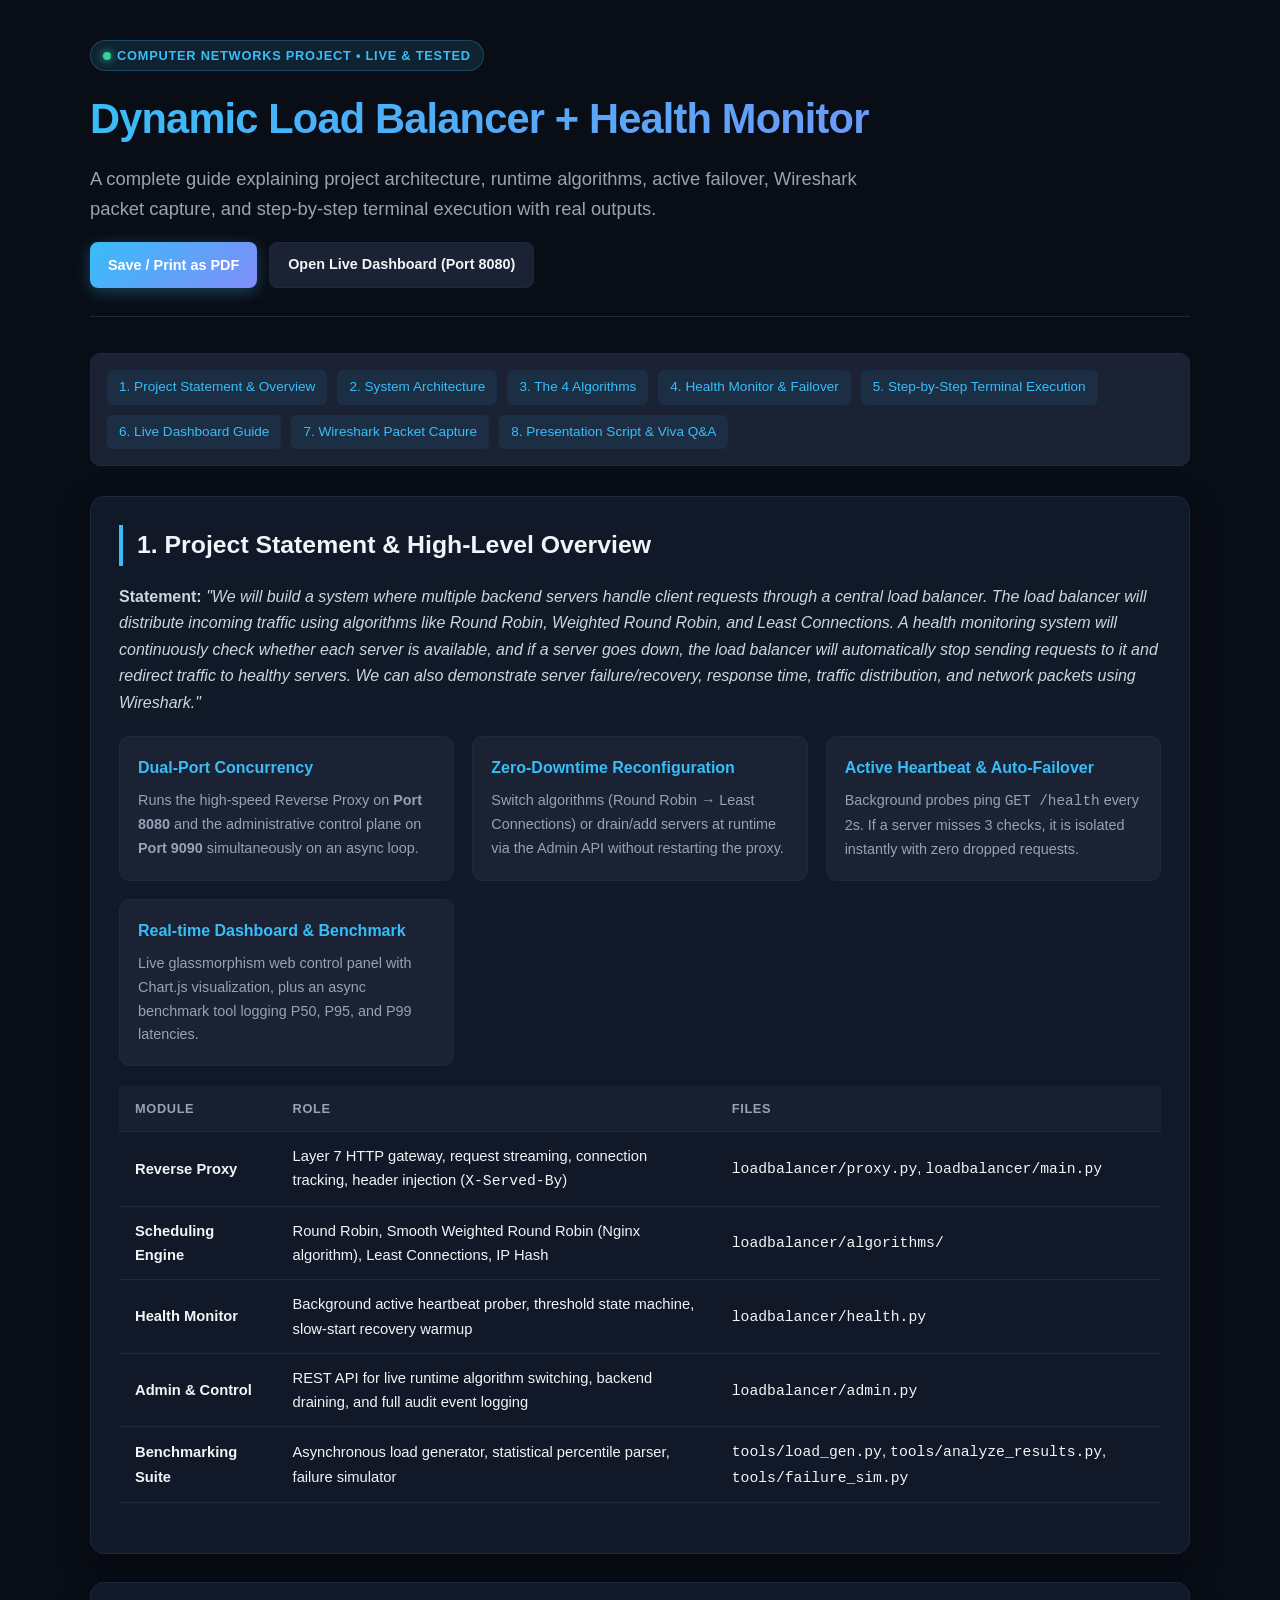
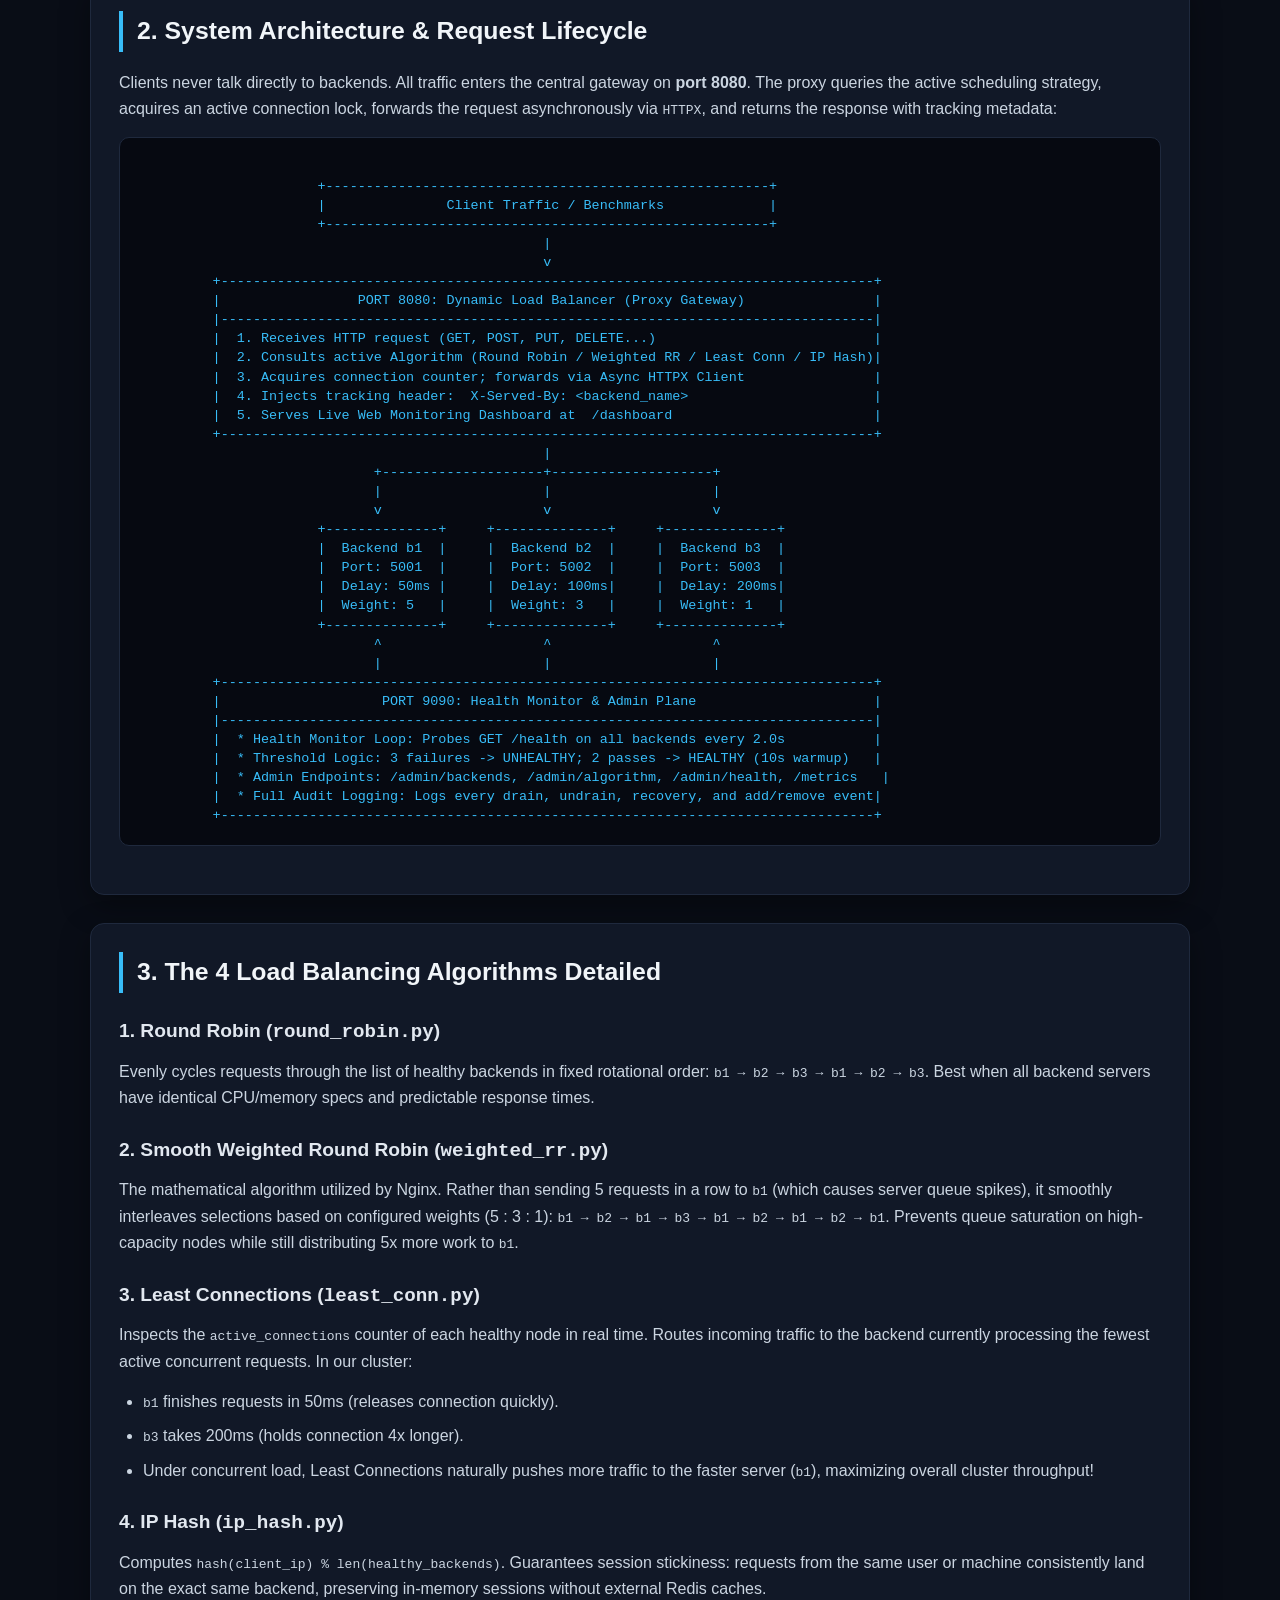
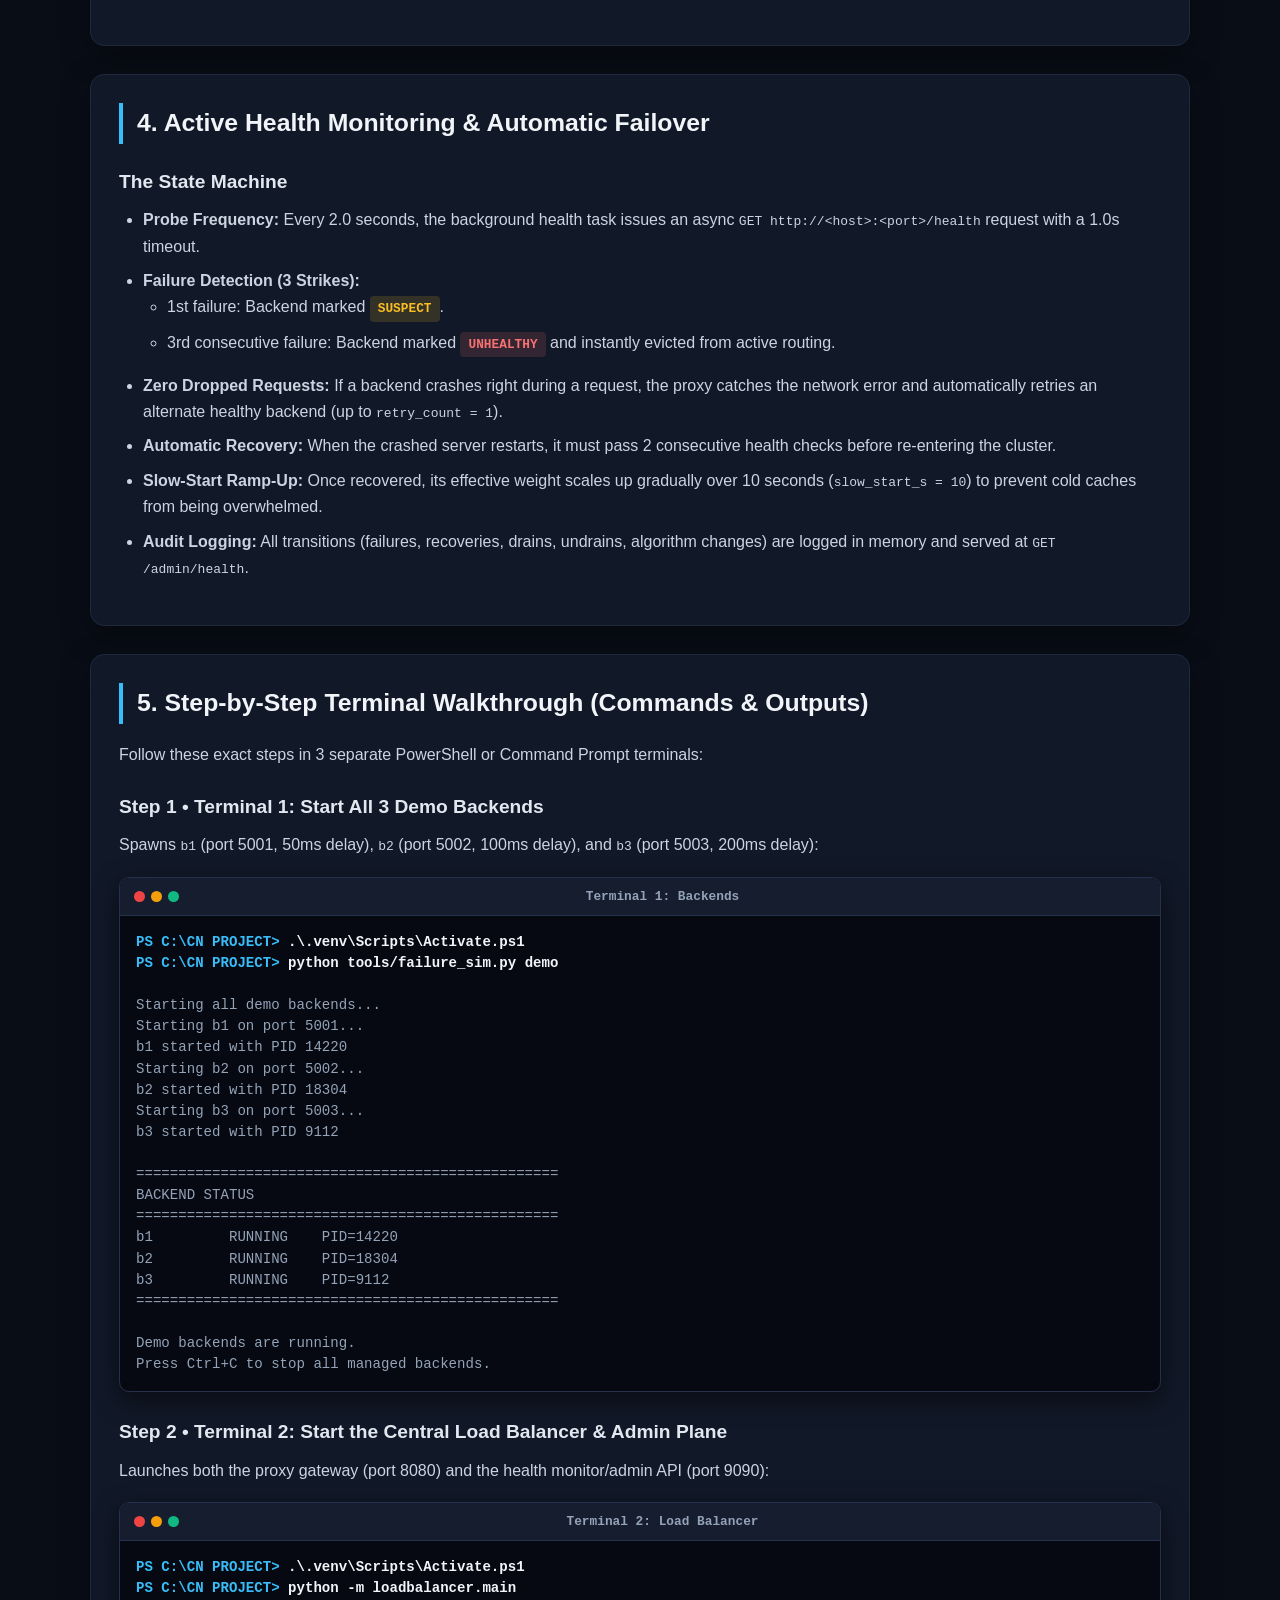
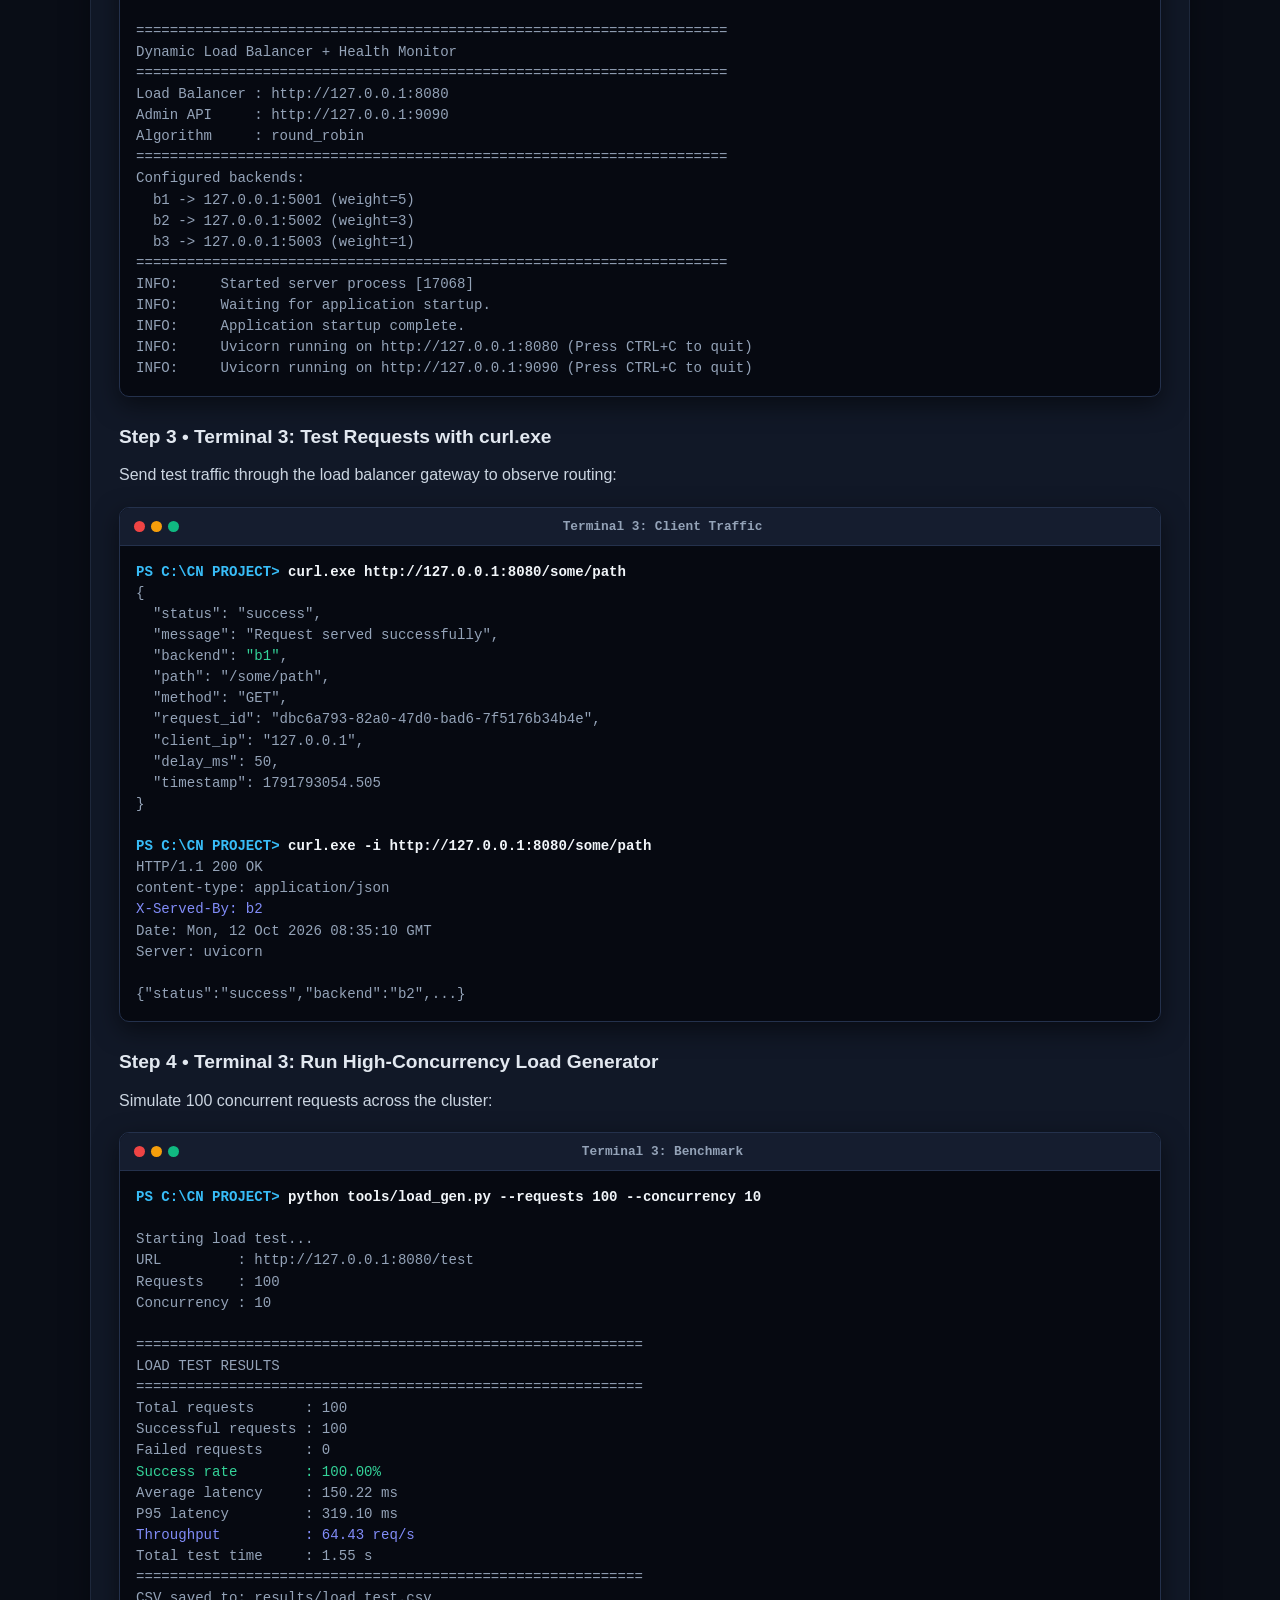
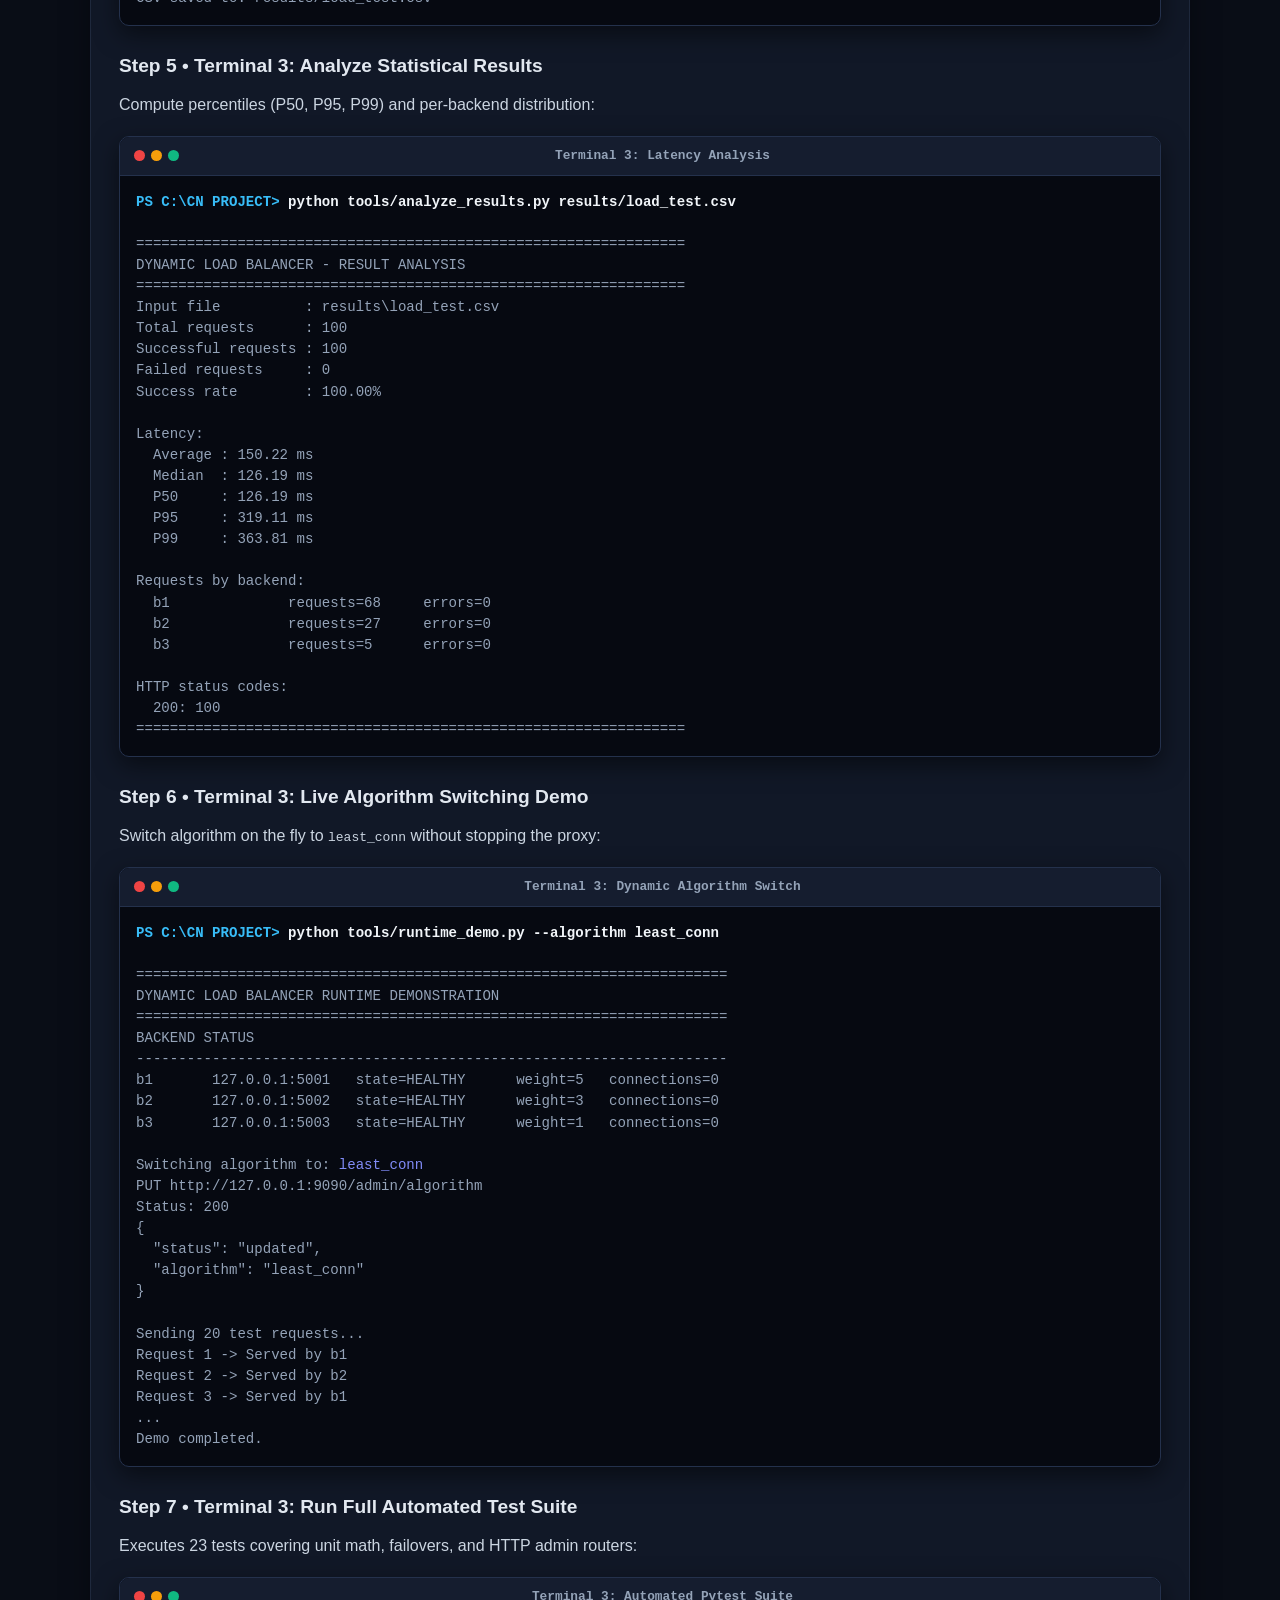
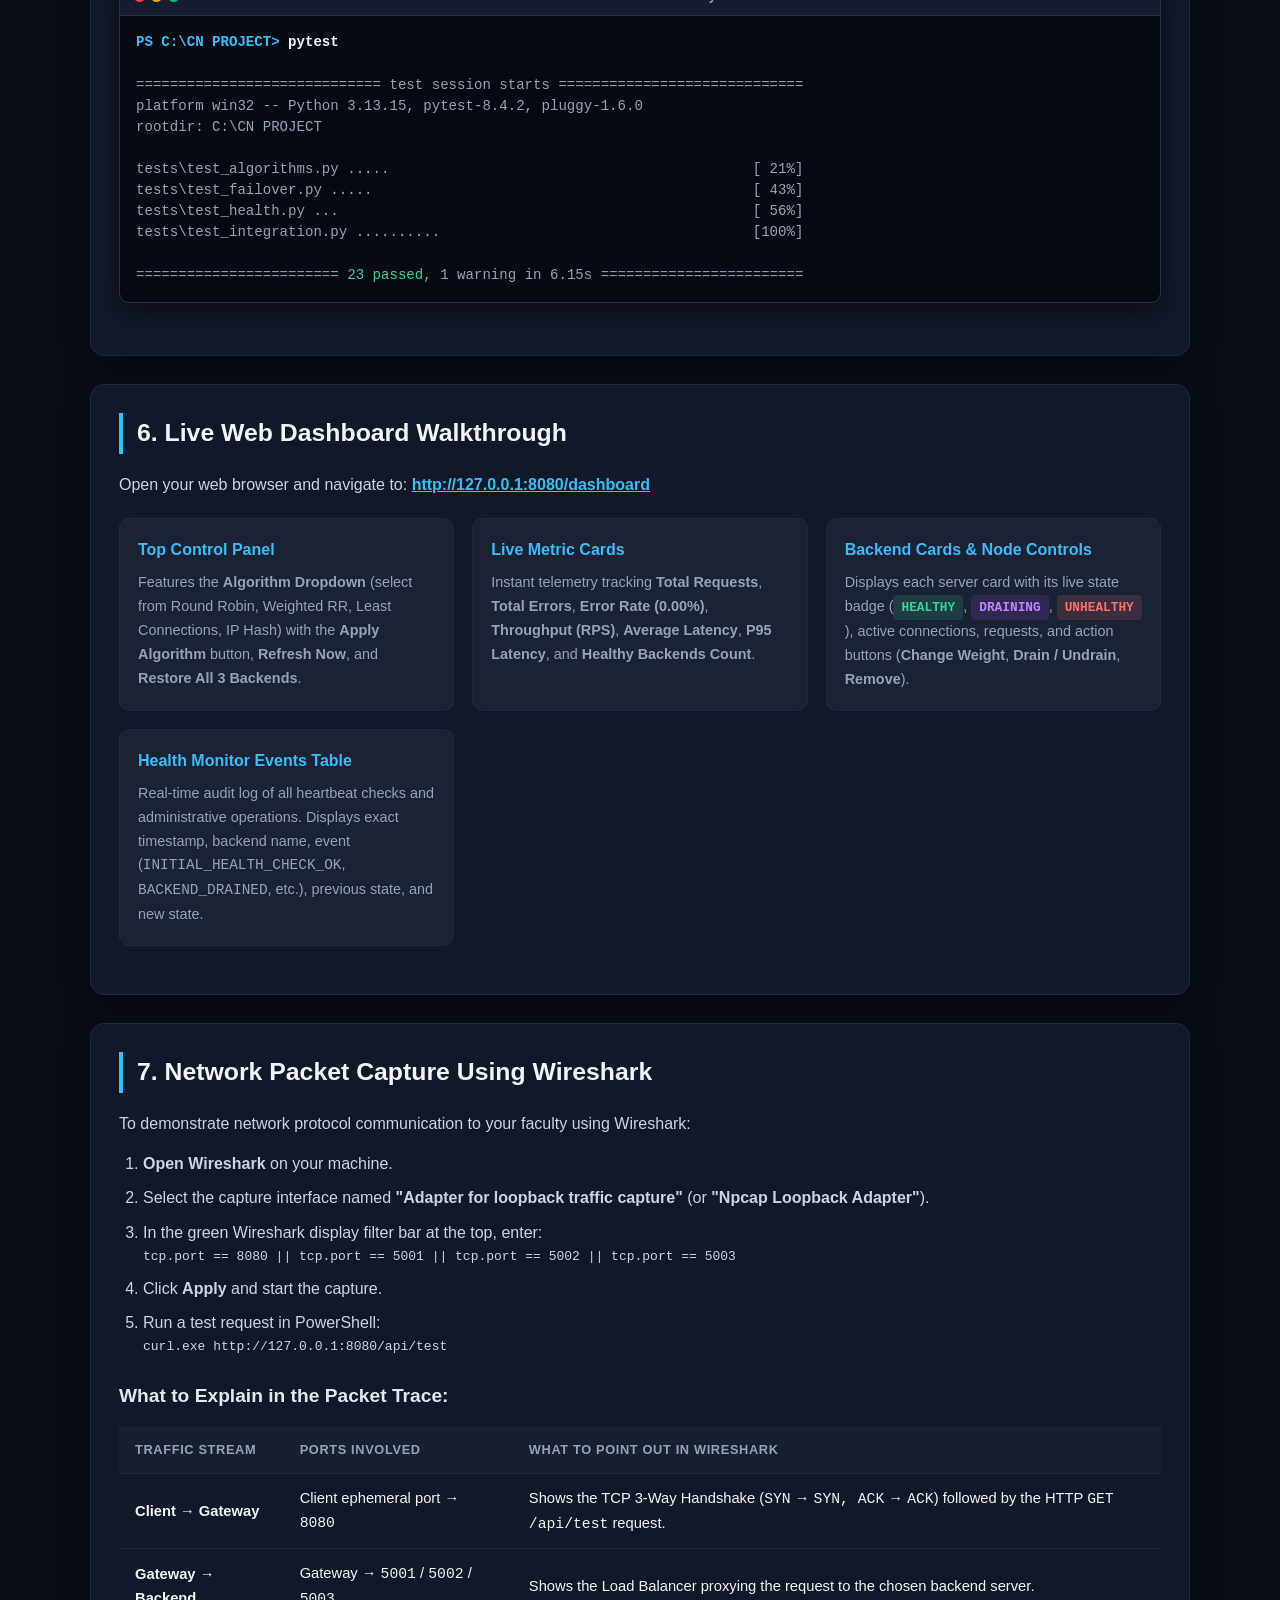
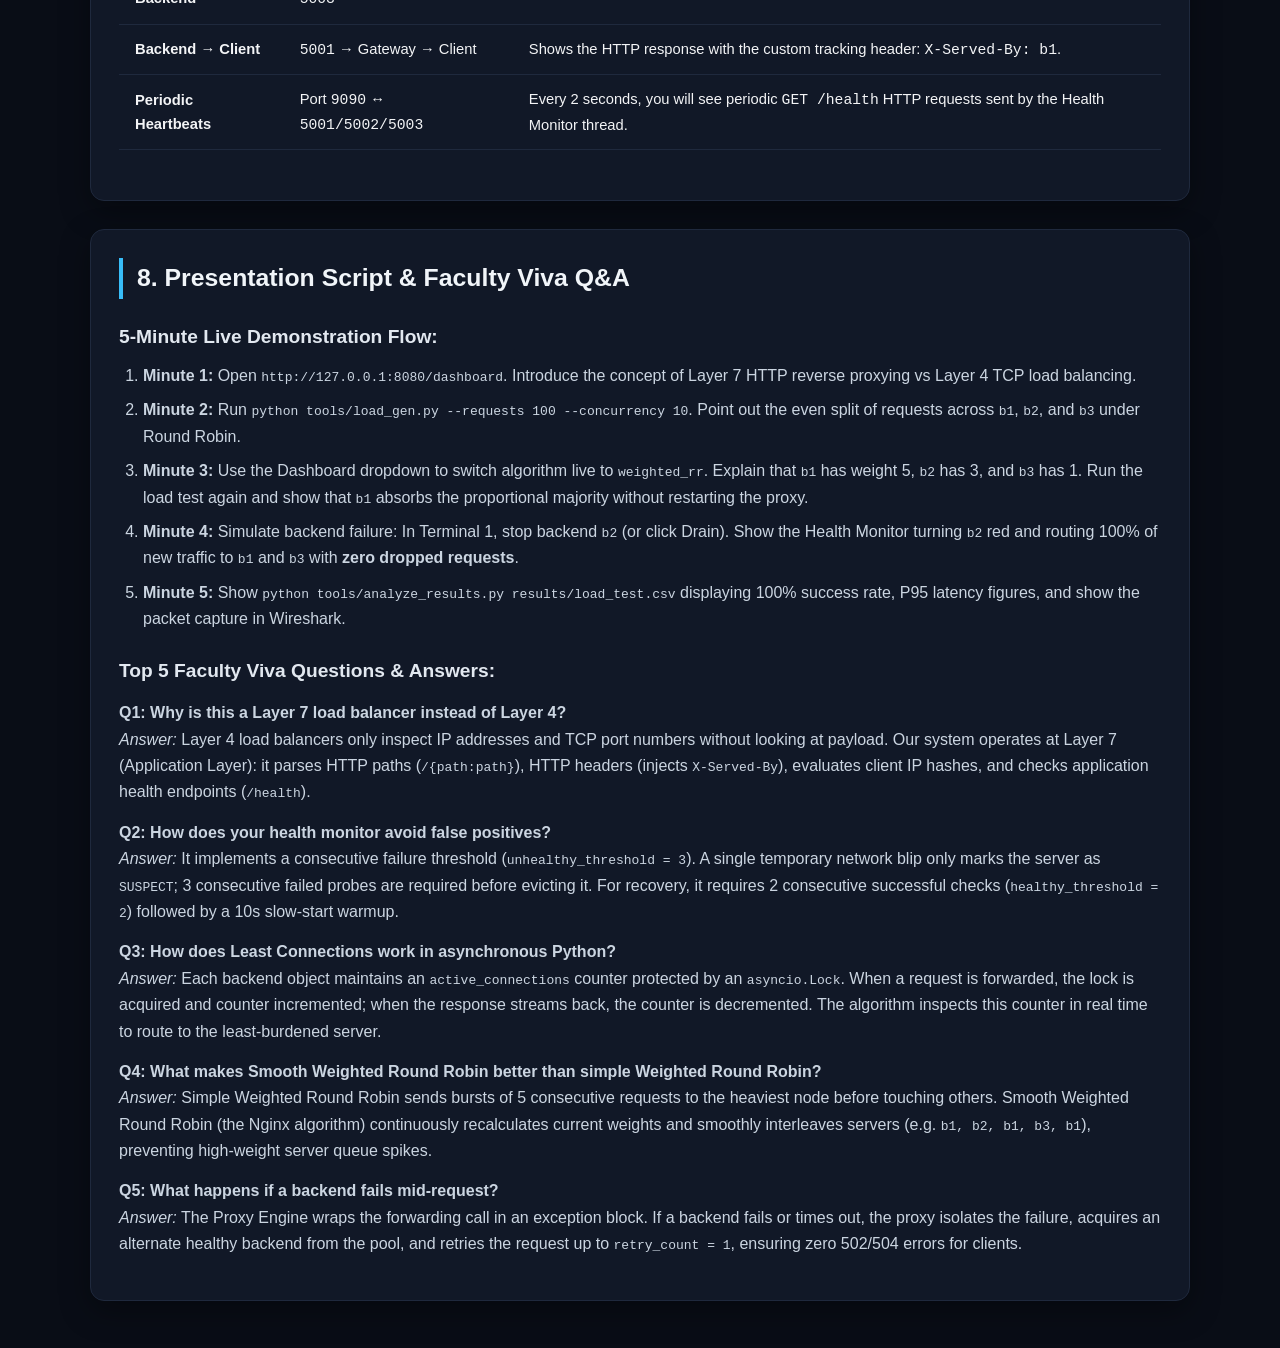
<file: PROJECT_DOCUMENTATION.html>
<!DOCTYPE html>
<html lang="en">

<head>
  <meta charset="UTF-8">
  <meta name="viewport" content="width=device-width, initial-scale=1.0">
  <title>Dynamic Load Balancer + Health Monitor - Project Presentation & Guide</title>
  <style>
    :root {
      --bg: #090d16;
      --card-bg: #111827;
      --card-sub-bg: #1a2234;
      --text: #f3f4f6;
      --text-muted: #9ca3af;
      --accent: #38bdf8;
      --accent-glow: rgba(56, 189, 248, 0.25);
      --accent-grad: linear-gradient(135deg, #38bdf8 0%, #818cf8 100%);
      --border: #1f293d;
      --border-focus: #38bdf8;
      --term-bg: #060911;
      --term-bar: #151d2f;
      --success: #34d399;
      --warning: #fbbf24;
      --danger: #f87171;
      --purple: #a855f7;
    }

    @media print {
      body {
        background: #ffffff !important;
        color: #111827 !important;
        font-size: 10.5pt;
        padding: 0;
      }

      .container {
        max-width: 100% !important;
        margin: 0 !important;
        padding: 10px !important;
      }

      .no-print {
        display: none !important;
      }

      .card, .terminal-window, .diagram-box {
        background: #ffffff !important;
        border: 1px solid #d1d5db !important;
        color: #111827 !important;
        box-shadow: none !important;
        page-break-inside: avoid;
      }

      pre, code, .term-body {
        background: #f3f4f6 !important;
        color: #111827 !important;
        border: 1px solid #e5e7eb;
      }

      .term-prompt { color: #0284c7 !important; }
      .term-out { color: #374151 !important; }
      h1, h2, h3 { color: #0f172a !important; }
    }

    * {
      box-sizing: border-box;
      margin: 0;
      padding: 0;
    }

    body {
      font-family: -apple-system, BlinkMacSystemFont, "Segoe UI", Roboto, Oxygen, Ubuntu, Cantarell, sans-serif;
      background: var(--bg);
      color: var(--text);
      line-height: 1.65;
      padding: 40px 20px;
    }

    .container {
      max-width: 1100px;
      margin: 0 auto;
    }

    /* Header */
    .header {
      padding-bottom: 28px;
      margin-bottom: 36px;
      border-bottom: 1px solid var(--border);
      position: relative;
    }

    .badge-pill {
      display: inline-flex;
      align-items: center;
      gap: 6px;
      padding: 4px 12px;
      font-size: 0.8rem;
      font-weight: 700;
      text-transform: uppercase;
      letter-spacing: 0.06em;
      border-radius: 9999px;
      background: rgba(56, 189, 248, 0.12);
      color: var(--accent);
      border: 1px solid rgba(56, 189, 248, 0.25);
      margin-bottom: 14px;
    }

    .badge-pill::before {
      content: "";
      width: 8px;
      height: 8px;
      border-radius: 50%;
      background: var(--success);
      box-shadow: 0 0 8px var(--success);
    }

    h1 {
      font-size: 2.6rem;
      font-weight: 800;
      background: var(--accent-grad);
      -webkit-background-clip: text;
      background-clip: text;
      -webkit-text-fill-color: transparent;
      margin-bottom: 10px;
      letter-spacing: -0.02em;
    }

    .subtitle {
      font-size: 1.15rem;
      color: var(--text-muted);
      max-width: 800px;
    }

    .header-actions {
      margin-top: 18px;
      display: flex;
      gap: 12px;
      flex-wrap: wrap;
    }

    .btn {
      display: inline-flex;
      align-items: center;
      gap: 8px;
      padding: 10px 18px;
      border-radius: 8px;
      font-weight: 600;
      font-size: 0.9rem;
      cursor: pointer;
      text-decoration: none;
      border: none;
      transition: all 0.2s;
    }

    .btn-primary {
      background: var(--accent-grad);
      color: #ffffff;
      box-shadow: 0 4px 16px rgba(56, 189, 248, 0.3);
    }

    .btn-primary:hover {
      opacity: 0.92;
      transform: translateY(-1px);
    }

    .btn-secondary {
      background: var(--card-sub-bg);
      color: var(--text);
      border: 1px solid var(--border);
    }

    .btn-secondary:hover {
      background: #232e47;
    }

    /* Cards */
    .card {
      background: var(--card-bg);
      border: 1px solid var(--border);
      border-radius: 14px;
      padding: 28px;
      margin-bottom: 28px;
      box-shadow: 0 10px 30px rgba(0, 0, 0, 0.35);
      transition: border-color 0.2s;
    }

    .card:hover {
      border-color: rgba(56, 189, 248, 0.3);
    }

    h2 {
      font-size: 1.55rem;
      margin-bottom: 18px;
      color: #f1f5f9;
      display: flex;
      align-items: center;
      gap: 10px;
      border-left: 4px solid var(--accent);
      padding-left: 14px;
    }

    h3 {
      font-size: 1.2rem;
      margin: 22px 0 10px 0;
      color: #e2e8f0;
    }

    p {
      margin-bottom: 14px;
      color: #cbd5e1;
    }

    ul, ol {
      margin-left: 24px;
      margin-bottom: 16px;
      color: #cbd5e1;
    }

    li {
      margin-bottom: 8px;
    }

    /* Tables */
    table {
      width: 100%;
      border-collapse: collapse;
      margin: 16px 0 22px 0;
      font-size: 0.92rem;
    }

    th, td {
      padding: 12px 16px;
      text-align: left;
      border-bottom: 1px solid var(--border);
    }

    th {
      background: rgba(255, 255, 255, 0.03);
      color: #94a3b8;
      font-weight: 600;
      text-transform: uppercase;
      font-size: 0.8rem;
      letter-spacing: 0.05em;
    }

    tr:hover {
      background: rgba(255, 255, 255, 0.02);
    }

    /* Terminal Mockups */
    .terminal-window {
      background: var(--term-bg);
      border: 1px solid #24314c;
      border-radius: 10px;
      overflow: hidden;
      margin: 18px 0 24px 0;
      box-shadow: 0 8px 24px rgba(0, 0, 0, 0.5);
    }

    .term-bar {
      background: var(--term-bar);
      padding: 8px 14px;
      display: flex;
      align-items: center;
      justify-content: space-between;
      border-bottom: 1px solid #24314c;
    }

    .term-dots {
      display: flex;
      gap: 6px;
    }

    .dot {
      width: 11px;
      height: 11px;
      border-radius: 50%;
    }

    .dot-red { background: #ef4444; }
    .dot-yellow { background: #f59e0b; }
    .dot-green { background: #10b981; }

    .term-title {
      font-size: 0.8rem;
      color: #94a3b8;
      font-family: Consolas, monospace;
      font-weight: 600;
    }

    .term-body {
      padding: 16px;
      font-family: Consolas, "Courier New", monospace;
      font-size: 0.88rem;
      line-height: 1.5;
      overflow-x: auto;
      color: #e2e8f0;
      white-space: pre;
    }

    .term-prompt {
      color: #38bdf8;
      font-weight: bold;
    }

    .term-cmd {
      color: #f1f5f9;
      font-weight: 600;
    }

    .term-out {
      color: #94a3b8;
    }

    .term-success {
      color: #34d399;
    }

    .term-info {
      color: #818cf8;
    }

    .term-warn {
      color: #fbbf24;
    }

    /* Diagram */
    .diagram-box {
      background: var(--term-bg);
      border: 1px solid var(--border);
      border-radius: 10px;
      padding: 20px;
      font-family: Consolas, monospace;
      color: #38bdf8;
      font-size: 0.84rem;
      line-height: 1.42;
      overflow-x: auto;
      white-space: pre;
      margin-bottom: 20px;
    }

    /* Pill Badges */
    .tag {
      display: inline-block;
      padding: 2px 8px;
      border-radius: 4px;
      font-size: 0.8rem;
      font-weight: 600;
      font-family: Consolas, monospace;
    }

    .tag-healthy { background: rgba(52, 211, 153, 0.15); color: #34d399; }
    .tag-draining { background: rgba(168, 85, 247, 0.15); color: #c084fc; }
    .tag-unhealthy { background: rgba(248, 113, 113, 0.15); color: #f87171; }
    .tag-accent { background: rgba(56, 189, 248, 0.15); color: #38bdf8; }

    /* Key Grid */
    .features-grid {
      display: grid;
      grid-template-columns: repeat(auto-fit, minmax(280px, 1fr));
      gap: 18px;
      margin: 20px 0;
    }

    .feature-card {
      background: var(--card-sub-bg);
      border: 1px solid var(--border);
      border-radius: 10px;
      padding: 18px;
    }

    .feature-card h4 {
      color: var(--accent);
      margin-bottom: 8px;
      font-size: 1rem;
      display: flex;
      align-items: center;
      gap: 8px;
    }

    .feature-card p {
      font-size: 0.9rem;
      color: #94a3b8;
      margin: 0;
    }

    /* Quick jump nav */
    .toc {
      display: flex;
      flex-wrap: wrap;
      gap: 10px;
      margin-bottom: 30px;
      padding: 16px;
      background: var(--card-sub-bg);
      border-radius: 10px;
      border: 1px solid var(--border);
    }

    .toc a {
      color: var(--accent);
      text-decoration: none;
      font-size: 0.85rem;
      padding: 6px 12px;
      border-radius: 6px;
      background: rgba(56, 189, 248, 0.08);
      transition: background 0.2s;
    }

    .toc a:hover {
      background: rgba(56, 189, 248, 0.2);
    }
  </style>
</head>

<body>
  <div class="container">

    <!-- HEADER -->
    <header class="header">
      <div class="badge-pill">Computer Networks Project &bull; Live &amp; Tested</div>
      <h1>Dynamic Load Balancer + Health Monitor</h1>
      <p class="subtitle">
        A complete guide explaining project architecture, runtime algorithms, active failover, Wireshark packet capture, and step-by-step terminal execution with real outputs.
      </p>

      <div class="header-actions no-print">
        <button class="btn btn-primary" onclick="window.print()">
          Save / Print as PDF
        </button>
        <a class="btn btn-secondary" href="http://127.0.0.1:8080/dashboard" target="_blank">
          Open Live Dashboard (Port 8080)
        </a>
      </div>
    </header>

    <!-- QUICK JUMP TOC -->
    <nav class="toc no-print">
      <a href="#overview">1. Project Statement &amp; Overview</a>
      <a href="#architecture">2. System Architecture</a>
      <a href="#algorithms">3. The 4 Algorithms</a>
      <a href="#health-engine">4. Health Monitor &amp; Failover</a>
      <a href="#step-by-step">5. Step-by-Step Terminal Execution</a>
      <a href="#dashboard-guide">6. Live Dashboard Guide</a>
      <a href="#wireshark">7. Wireshark Packet Capture</a>
      <a href="#viva">8. Presentation Script &amp; Viva Q&amp;A</a>
    </nav>

    <!-- 1. STATEMENT & OVERVIEW -->
    <section id="overview" class="card">
      <h2>1. Project Statement &amp; High-Level Overview</h2>
      <p>
        <strong>Statement:</strong> <em>"We will build a system where multiple backend servers handle client requests through a central load balancer. The load balancer will distribute incoming traffic using algorithms like Round Robin, Weighted Round Robin, and Least Connections. A health monitoring system will continuously check whether each server is available, and if a server goes down, the load balancer will automatically stop sending requests to it and redirect traffic to healthy servers. We can also demonstrate server failure/recovery, response time, traffic distribution, and network packets using Wireshark."</em>
      </p>

      <div class="features-grid">
        <div class="feature-card">
          <h4>Dual-Port Concurrency</h4>
          <p>Runs the high-speed Reverse Proxy on <strong>Port 8080</strong> and the administrative control plane on <strong>Port 9090</strong> simultaneously on an async loop.</p>
        </div>
        <div class="feature-card">
          <h4>Zero-Downtime Reconfiguration</h4>
          <p>Switch algorithms (Round Robin &rarr; Least Connections) or drain/add servers at runtime via the Admin API without restarting the proxy.</p>
        </div>
        <div class="feature-card">
          <h4>Active Heartbeat &amp; Auto-Failover</h4>
          <p>Background probes ping <code>GET /health</code> every 2s. If a server misses 3 checks, it is isolated instantly with zero dropped requests.</p>
        </div>
        <div class="feature-card">
          <h4>Real-time Dashboard &amp; Benchmark</h4>
          <p>Live glassmorphism web control panel with Chart.js visualization, plus an async benchmark tool logging P50, P95, and P99 latencies.</p>
        </div>
      </div>

      <table>
        <thead>
          <tr>
            <th>Module</th>
            <th>Role</th>
            <th>Files</th>
          </tr>
        </thead>
        <tbody>
          <tr>
            <td><strong>Reverse Proxy</strong></td>
            <td>Layer 7 HTTP gateway, request streaming, connection tracking, header injection (<code>X-Served-By</code>)</td>
            <td><code>loadbalancer/proxy.py</code>, <code>loadbalancer/main.py</code></td>
          </tr>
          <tr>
            <td><strong>Scheduling Engine</strong></td>
            <td>Round Robin, Smooth Weighted Round Robin (Nginx algorithm), Least Connections, IP Hash</td>
            <td><code>loadbalancer/algorithms/</code></td>
          </tr>
          <tr>
            <td><strong>Health Monitor</strong></td>
            <td>Background active heartbeat prober, threshold state machine, slow-start recovery warmup</td>
            <td><code>loadbalancer/health.py</code></td>
          </tr>
          <tr>
            <td><strong>Admin &amp; Control</strong></td>
            <td>REST API for live runtime algorithm switching, backend draining, and full audit event logging</td>
            <td><code>loadbalancer/admin.py</code></td>
          </tr>
          <tr>
            <td><strong>Benchmarking Suite</strong></td>
            <td>Asynchronous load generator, statistical percentile parser, failure simulator</td>
            <td><code>tools/load_gen.py</code>, <code>tools/analyze_results.py</code>, <code>tools/failure_sim.py</code></td>
          </tr>
        </tbody>
      </table>
    </section>

    <!-- 2. ARCHITECTURE -->
    <section id="architecture" class="card">
      <h2>2. System Architecture &amp; Request Lifecycle</h2>
      <p>
        Clients never talk directly to backends. All traffic enters the central gateway on <strong>port 8080</strong>. The proxy queries the active scheduling strategy, acquires an active connection lock, forwards the request asynchronously via <code>HTTPX</code>, and returns the response with tracking metadata:
      </p>

      <div class="diagram-box">
                      +-------------------------------------------------------+
                      |               Client Traffic / Benchmarks             |
                      +-------------------------------------------------------+
                                                  |
                                                  v
         +---------------------------------------------------------------------------------+
         |                 PORT 8080: Dynamic Load Balancer (Proxy Gateway)                |
         |---------------------------------------------------------------------------------|
         |  1. Receives HTTP request (GET, POST, PUT, DELETE...)                           |
         |  2. Consults active Algorithm (Round Robin / Weighted RR / Least Conn / IP Hash)|
         |  3. Acquires connection counter; forwards via Async HTTPX Client                |
         |  4. Injects tracking header:  X-Served-By: &lt;backend_name&gt;                       |
         |  5. Serves Live Web Monitoring Dashboard at  /dashboard                         |
         +---------------------------------------------------------------------------------+
                                                  |
                             +--------------------+--------------------+
                             |                    |                    |
                             v                    v                    v
                      +--------------+     +--------------+     +--------------+
                      |  Backend b1  |     |  Backend b2  |     |  Backend b3  |
                      |  Port: 5001  |     |  Port: 5002  |     |  Port: 5003  |
                      |  Delay: 50ms |     |  Delay: 100ms|     |  Delay: 200ms|
                      |  Weight: 5   |     |  Weight: 3   |     |  Weight: 1   |
                      +--------------+     +--------------+     +--------------+
                             ^                    ^                    ^
                             |                    |                    |
         +---------------------------------------------------------------------------------+
         |                    PORT 9090: Health Monitor &amp; Admin Plane                      |
         |---------------------------------------------------------------------------------|
         |  * Health Monitor Loop: Probes GET /health on all backends every 2.0s           |
         |  * Threshold Logic: 3 failures -&gt; UNHEALTHY; 2 passes -&gt; HEALTHY (10s warmup)   |
         |  * Admin Endpoints: /admin/backends, /admin/algorithm, /admin/health, /metrics   |
         |  * Full Audit Logging: Logs every drain, undrain, recovery, and add/remove event|
         +---------------------------------------------------------------------------------+</div>
    </section>

    <!-- 3. ALGORITHMS -->
    <section id="algorithms" class="card">
      <h2>3. The 4 Load Balancing Algorithms Detailed</h2>

      <h3>1. Round Robin (<code>round_robin.py</code>)</h3>
      <p>
        Evenly cycles requests through the list of healthy backends in fixed rotational order:
        <code>b1 &rarr; b2 &rarr; b3 &rarr; b1 &rarr; b2 &rarr; b3</code>.
        Best when all backend servers have identical CPU/memory specs and predictable response times.
      </p>

      <h3>2. Smooth Weighted Round Robin (<code>weighted_rr.py</code>)</h3>
      <p>
        The mathematical algorithm utilized by Nginx. Rather than sending 5 requests in a row to <code>b1</code> (which causes server queue spikes), it smoothly interleaves selections based on configured weights (5 : 3 : 1):
        <code>b1 &rarr; b2 &rarr; b1 &rarr; b3 &rarr; b1 &rarr; b2 &rarr; b1 &rarr; b2 &rarr; b1</code>.
        Prevents queue saturation on high-capacity nodes while still distributing 5x more work to <code>b1</code>.
      </p>

      <h3>3. Least Connections (<code>least_conn.py</code>)</h3>
      <p>
        Inspects the <code>active_connections</code> counter of each healthy node in real time. Routes incoming traffic to the backend currently processing the fewest active concurrent requests. In our cluster:
      </p>
      <ul>
        <li><code>b1</code> finishes requests in 50ms (releases connection quickly).</li>
        <li><code>b3</code> takes 200ms (holds connection 4x longer).</li>
        <li>Under concurrent load, Least Connections naturally pushes more traffic to the faster server (<code>b1</code>), maximizing overall cluster throughput!</li>
      </ul>

      <h3>4. IP Hash (<code>ip_hash.py</code>)</h3>
      <p>
        Computes <code>hash(client_ip) % len(healthy_backends)</code>. Guarantees session stickiness: requests from the same user or machine consistently land on the exact same backend, preserving in-memory sessions without external Redis caches.
      </p>
    </section>

    <!-- 4. HEALTH MONITOR & FAILOVER -->
    <section id="health-engine" class="card">
      <h2>4. Active Health Monitoring &amp; Automatic Failover</h2>

      <h3>The State Machine</h3>
      <ul>
        <li><strong>Probe Frequency:</strong> Every 2.0 seconds, the background health task issues an async <code>GET http://&lt;host&gt;:&lt;port&gt;/health</code> request with a 1.0s timeout.</li>
        <li><strong>Failure Detection (3 Strikes):</strong>
          <ul>
            <li>1st failure: Backend marked <span class="tag tag-warning" style="background: rgba(251,191,36,0.15); color: #fbbf24;">SUSPECT</span>.</li>
            <li>3rd consecutive failure: Backend marked <span class="tag tag-unhealthy">UNHEALTHY</span> and instantly evicted from active routing.</li>
          </ul>
        </li>
        <li><strong>Zero Dropped Requests:</strong> If a backend crashes right during a request, the proxy catches the network error and automatically retries an alternate healthy backend (up to <code>retry_count = 1</code>).</li>
        <li><strong>Automatic Recovery:</strong> When the crashed server restarts, it must pass 2 consecutive health checks before re-entering the cluster.</li>
        <li><strong>Slow-Start Ramp-Up:</strong> Once recovered, its effective weight scales up gradually over 10 seconds (<code>slow_start_s = 10</code>) to prevent cold caches from being overwhelmed.</li>
        <li><strong>Audit Logging:</strong> All transitions (failures, recoveries, drains, undrains, algorithm changes) are logged in memory and served at <code>GET /admin/health</code>.</li>
      </ul>
    </section>

    <!-- 5. STEP-BY-STEP TERMINAL EXECUTION -->
    <section id="step-by-step" class="card">
      <h2>5. Step-by-Step Terminal Walkthrough (Commands &amp; Outputs)</h2>
      <p>Follow these exact steps in 3 separate PowerShell or Command Prompt terminals:</p>

      <!-- TERMINAL 1 -->
      <h3>Step 1 &bull; Terminal 1: Start All 3 Demo Backends</h3>
      <p>Spawns <code>b1</code> (port 5001, 50ms delay), <code>b2</code> (port 5002, 100ms delay), and <code>b3</code> (port 5003, 200ms delay):</p>

      <div class="terminal-window">
        <div class="term-bar">
          <div class="term-dots">
            <span class="dot dot-red"></span>
            <span class="dot dot-yellow"></span>
            <span class="dot dot-green"></span>
          </div>
          <div class="term-title">Terminal 1: Backends</div>
          <div></div>
        </div>
        <div class="term-body"><span class="term-prompt">PS C:\CN PROJECT&gt;</span> <span class="term-cmd">.\.venv\Scripts\Activate.ps1</span>
<span class="term-prompt">PS C:\CN PROJECT&gt;</span> <span class="term-cmd">python tools/failure_sim.py demo</span>
<span class="term-out">
Starting all demo backends...
Starting b1 on port 5001...
b1 started with PID 14220
Starting b2 on port 5002...
b2 started with PID 18304
Starting b3 on port 5003...
b3 started with PID 9112

==================================================
BACKEND STATUS
==================================================
b1         RUNNING    PID=14220
b2         RUNNING    PID=18304
b3         RUNNING    PID=9112
==================================================

Demo backends are running.
Press Ctrl+C to stop all managed backends.</span></div>
      </div>

      <!-- TERMINAL 2 -->
      <h3>Step 2 &bull; Terminal 2: Start the Central Load Balancer &amp; Admin Plane</h3>
      <p>Launches both the proxy gateway (port 8080) and the health monitor/admin API (port 9090):</p>

      <div class="terminal-window">
        <div class="term-bar">
          <div class="term-dots">
            <span class="dot dot-red"></span>
            <span class="dot dot-yellow"></span>
            <span class="dot dot-green"></span>
          </div>
          <div class="term-title">Terminal 2: Load Balancer</div>
          <div></div>
        </div>
        <div class="term-body"><span class="term-prompt">PS C:\CN PROJECT&gt;</span> <span class="term-cmd">.\.venv\Scripts\Activate.ps1</span>
<span class="term-prompt">PS C:\CN PROJECT&gt;</span> <span class="term-cmd">python -m loadbalancer.main</span>
<span class="term-out">
======================================================================
Dynamic Load Balancer + Health Monitor
======================================================================
Load Balancer : http://127.0.0.1:8080
Admin API     : http://127.0.0.1:9090
Algorithm     : round_robin
======================================================================
Configured backends:
  b1 -&gt; 127.0.0.1:5001 (weight=5)
  b2 -&gt; 127.0.0.1:5002 (weight=3)
  b3 -&gt; 127.0.0.1:5003 (weight=1)
======================================================================
INFO:     Started server process [17068]
INFO:     Waiting for application startup.
INFO:     Application startup complete.
INFO:     Uvicorn running on http://127.0.0.1:8080 (Press CTRL+C to quit)
INFO:     Uvicorn running on http://127.0.0.1:9090 (Press CTRL+C to quit)</span></div>
      </div>

      <!-- TERMINAL 3 -->
      <h3>Step 3 &bull; Terminal 3: Test Requests with curl.exe</h3>
      <p>Send test traffic through the load balancer gateway to observe routing:</p>

      <div class="terminal-window">
        <div class="term-bar">
          <div class="term-dots">
            <span class="dot dot-red"></span>
            <span class="dot dot-yellow"></span>
            <span class="dot dot-green"></span>
          </div>
          <div class="term-title">Terminal 3: Client Traffic</div>
          <div></div>
        </div>
        <div class="term-body"><span class="term-prompt">PS C:\CN PROJECT&gt;</span> <span class="term-cmd">curl.exe http://127.0.0.1:8080/some/path</span>
<span class="term-out">{
  "status": "success",
  "message": "Request served successfully",
  "backend": <span class="term-success">"b1"</span>,
  "path": "/some/path",
  "method": "GET",
  "request_id": "dbc6a793-82a0-47d0-bad6-7f5176b34b4e",
  "client_ip": "127.0.0.1",
  "delay_ms": 50,
  "timestamp": 1791793054.505
}</span>

<span class="term-prompt">PS C:\CN PROJECT&gt;</span> <span class="term-cmd">curl.exe -i http://127.0.0.1:8080/some/path</span>
<span class="term-out">HTTP/1.1 200 OK
content-type: application/json
<span class="term-info">X-Served-By: b2</span>
Date: Mon, 12 Oct 2026 08:35:10 GMT
Server: uvicorn

{"status":"success","backend":"b2",...}</span></div>
      </div>

      <!-- BENCHMARK -->
      <h3>Step 4 &bull; Terminal 3: Run High-Concurrency Load Generator</h3>
      <p>Simulate 100 concurrent requests across the cluster:</p>

      <div class="terminal-window">
        <div class="term-bar">
          <div class="term-dots">
            <span class="dot dot-red"></span>
            <span class="dot dot-yellow"></span>
            <span class="dot dot-green"></span>
          </div>
          <div class="term-title">Terminal 3: Benchmark</div>
          <div></div>
        </div>
        <div class="term-body"><span class="term-prompt">PS C:\CN PROJECT&gt;</span> <span class="term-cmd">python tools/load_gen.py --requests 100 --concurrency 10</span>
<span class="term-out">
Starting load test...
URL         : http://127.0.0.1:8080/test
Requests    : 100
Concurrency : 10

============================================================
LOAD TEST RESULTS
============================================================
Total requests      : 100
Successful requests : 100
Failed requests     : 0
<span class="term-success">Success rate        : 100.00%</span>
Average latency     : 150.22 ms
P95 latency         : 319.10 ms
<span class="term-info">Throughput          : 64.43 req/s</span>
Total test time     : 1.55 s
============================================================
CSV saved to: results/load_test.csv</span></div>
      </div>

      <!-- ANALYZE -->
      <h3>Step 5 &bull; Terminal 3: Analyze Statistical Results</h3>
      <p>Compute percentiles (P50, P95, P99) and per-backend distribution:</p>

      <div class="terminal-window">
        <div class="term-bar">
          <div class="term-dots">
            <span class="dot dot-red"></span>
            <span class="dot dot-yellow"></span>
            <span class="dot dot-green"></span>
          </div>
          <div class="term-title">Terminal 3: Latency Analysis</div>
          <div></div>
        </div>
        <div class="term-body"><span class="term-prompt">PS C:\CN PROJECT&gt;</span> <span class="term-cmd">python tools/analyze_results.py results/load_test.csv</span>
<span class="term-out">
=================================================================
DYNAMIC LOAD BALANCER - RESULT ANALYSIS
=================================================================
Input file          : results\load_test.csv
Total requests      : 100
Successful requests : 100
Failed requests     : 0
Success rate        : 100.00%

Latency:
  Average : 150.22 ms
  Median  : 126.19 ms
  P50     : 126.19 ms
  P95     : 319.11 ms
  P99     : 363.81 ms

Requests by backend:
  b1              requests=68     errors=0
  b2              requests=27     errors=0
  b3              requests=5      errors=0

HTTP status codes:
  200: 100
=================================================================</span></div>
      </div>

      <!-- RUNTIME DEMO -->
      <h3>Step 6 &bull; Terminal 3: Live Algorithm Switching Demo</h3>
      <p>Switch algorithm on the fly to <code>least_conn</code> without stopping the proxy:</p>

      <div class="terminal-window">
        <div class="term-bar">
          <div class="term-dots">
            <span class="dot dot-red"></span>
            <span class="dot dot-yellow"></span>
            <span class="dot dot-green"></span>
          </div>
          <div class="term-title">Terminal 3: Dynamic Algorithm Switch</div>
          <div></div>
        </div>
        <div class="term-body"><span class="term-prompt">PS C:\CN PROJECT&gt;</span> <span class="term-cmd">python tools/runtime_demo.py --algorithm least_conn</span>
<span class="term-out">
======================================================================
DYNAMIC LOAD BALANCER RUNTIME DEMONSTRATION
======================================================================
BACKEND STATUS
----------------------------------------------------------------------
b1       127.0.0.1:5001   state=HEALTHY      weight=5   connections=0
b2       127.0.0.1:5002   state=HEALTHY      weight=3   connections=0
b3       127.0.0.1:5003   state=HEALTHY      weight=1   connections=0

Switching algorithm to: <span class="term-info">least_conn</span>
PUT http://127.0.0.1:9090/admin/algorithm
Status: 200
{
  "status": "updated",
  "algorithm": "least_conn"
}

Sending 20 test requests...
Request 1 -&gt; Served by b1
Request 2 -&gt; Served by b2
Request 3 -&gt; Served by b1
...
Demo completed.</span></div>
      </div>

      <!-- PYTEST -->
      <h3>Step 7 &bull; Terminal 3: Run Full Automated Test Suite</h3>
      <p>Executes 23 tests covering unit math, failovers, and HTTP admin routers:</p>

      <div class="terminal-window">
        <div class="term-bar">
          <div class="term-dots">
            <span class="dot dot-red"></span>
            <span class="dot dot-yellow"></span>
            <span class="dot dot-green"></span>
          </div>
          <div class="term-title">Terminal 3: Automated Pytest Suite</div>
          <div></div>
        </div>
        <div class="term-body"><span class="term-prompt">PS C:\CN PROJECT&gt;</span> <span class="term-cmd">pytest</span>
<span class="term-out">
============================= test session starts =============================
platform win32 -- Python 3.13.15, pytest-8.4.2, pluggy-1.6.0
rootdir: C:\CN PROJECT

tests\test_algorithms.py .....                                           [ 21%]
tests\test_failover.py .....                                             [ 43%]
tests\test_health.py ...                                                 [ 56%]
tests\test_integration.py ..........                                     [100%]

======================== <span class="term-success">23 passed</span>, 1 warning in 6.15s ========================</span></div>
      </div>
    </section>

    <!-- 6. DASHBOARD GUIDE -->
    <section id="dashboard-guide" class="card">
      <h2>6. Live Web Dashboard Walkthrough</h2>
      <p>
        Open your web browser and navigate to:
        <a href="http://127.0.0.1:8080/dashboard" target="_blank" style="color: var(--accent); font-weight: bold;">http://127.0.0.1:8080/dashboard</a>
      </p>

      <div class="features-grid">
        <div class="feature-card">
          <h4>Top Control Panel</h4>
          <p>Features the <strong>Algorithm Dropdown</strong> (select from Round Robin, Weighted RR, Least Connections, IP Hash) with the <strong>Apply Algorithm</strong> button, <strong>Refresh Now</strong>, and <strong>Restore All 3 Backends</strong>.</p>
        </div>
        <div class="feature-card">
          <h4>Live Metric Cards</h4>
          <p>Instant telemetry tracking <strong>Total Requests</strong>, <strong>Total Errors</strong>, <strong>Error Rate (0.00%)</strong>, <strong>Throughput (RPS)</strong>, <strong>Average Latency</strong>, <strong>P95 Latency</strong>, and <strong>Healthy Backends Count</strong>.</p>
        </div>
        <div class="feature-card">
          <h4>Backend Cards &amp; Node Controls</h4>
          <p>Displays each server card with its live state badge (<span class="tag tag-healthy">HEALTHY</span>, <span class="tag tag-draining">DRAINING</span>, <span class="tag tag-unhealthy">UNHEALTHY</span>), active connections, requests, and action buttons (<strong>Change Weight</strong>, <strong>Drain / Undrain</strong>, <strong>Remove</strong>).</p>
        </div>
        <div class="feature-card">
          <h4>Health Monitor Events Table</h4>
          <p>Real-time audit log of all heartbeat checks and administrative operations. Displays exact timestamp, backend name, event (<code>INITIAL_HEALTH_CHECK_OK</code>, <code>BACKEND_DRAINED</code>, etc.), previous state, and new state.</p>
        </div>
      </div>
    </section>

    <!-- 7. WIRESHARK -->
    <section id="wireshark" class="card">
      <h2>7. Network Packet Capture Using Wireshark</h2>
      <p>To demonstrate network protocol communication to your faculty using Wireshark:</p>

      <ol>
        <li><strong>Open Wireshark</strong> on your machine.</li>
        <li>Select the capture interface named <strong>"Adapter for loopback traffic capture"</strong> (or <strong>"Npcap Loopback Adapter"</strong>).</li>
        <li>In the green Wireshark display filter bar at the top, enter:
          <pre><code>tcp.port == 8080 || tcp.port == 5001 || tcp.port == 5002 || tcp.port == 5003</code></pre>
        </li>
        <li>Click <strong>Apply</strong> and start the capture.</li>
        <li>Run a test request in PowerShell:
          <pre><code>curl.exe http://127.0.0.1:8080/api/test</code></pre>
        </li>
      </ol>

      <h3>What to Explain in the Packet Trace:</h3>
      <table>
        <thead>
          <tr>
            <th>Traffic Stream</th>
            <th>Ports Involved</th>
            <th>What to Point Out in Wireshark</th>
          </tr>
        </thead>
        <tbody>
          <tr>
            <td><strong>Client &rarr; Gateway</strong></td>
            <td>Client ephemeral port &rarr; <code>8080</code></td>
            <td>Shows the TCP 3-Way Handshake (<code>SYN</code> &rarr; <code>SYN, ACK</code> &rarr; <code>ACK</code>) followed by the HTTP <code>GET /api/test</code> request.</td>
          </tr>
          <tr>
            <td><strong>Gateway &rarr; Backend</strong></td>
            <td>Gateway &rarr; <code>5001</code> / <code>5002</code> / <code>5003</code></td>
            <td>Shows the Load Balancer proxying the request to the chosen backend server.</td>
          </tr>
          <tr>
            <td><strong>Backend &rarr; Client</strong></td>
            <td><code>5001</code> &rarr; Gateway &rarr; Client</td>
            <td>Shows the HTTP response with the custom tracking header: <code>X-Served-By: b1</code>.</td>
          </tr>
          <tr>
            <td><strong>Periodic Heartbeats</strong></td>
            <td>Port <code>9090</code> &harr; <code>5001/5002/5003</code></td>
            <td>Every 2 seconds, you will see periodic <code>GET /health</code> HTTP requests sent by the Health Monitor thread.</td>
          </tr>
        </tbody>
      </table>
    </section>

    <!-- 8. PRESENTATION SCRIPT & VIVA -->
    <section id="viva" class="card">
      <h2>8. Presentation Script &amp; Faculty Viva Q&amp;A</h2>

      <h3>5-Minute Live Demonstration Flow:</h3>
      <ol>
        <li><strong>Minute 1:</strong> Open <code>http://127.0.0.1:8080/dashboard</code>. Introduce the concept of Layer 7 HTTP reverse proxying vs Layer 4 TCP load balancing.</li>
        <li><strong>Minute 2:</strong> Run <code>python tools/load_gen.py --requests 100 --concurrency 10</code>. Point out the even split of requests across <code>b1</code>, <code>b2</code>, and <code>b3</code> under Round Robin.</li>
        <li><strong>Minute 3:</strong> Use the Dashboard dropdown to switch algorithm live to <code>weighted_rr</code>. Explain that <code>b1</code> has weight 5, <code>b2</code> has 3, and <code>b3</code> has 1. Run the load test again and show that <code>b1</code> absorbs the proportional majority without restarting the proxy.</li>
        <li><strong>Minute 4:</strong> Simulate backend failure: In Terminal 1, stop backend <code>b2</code> (or click Drain). Show the Health Monitor turning <code>b2</code> red and routing 100% of new traffic to <code>b1</code> and <code>b3</code> with <strong>zero dropped requests</strong>.</li>
        <li><strong>Minute 5:</strong> Show <code>python tools/analyze_results.py results/load_test.csv</code> displaying 100% success rate, P95 latency figures, and show the packet capture in Wireshark.</li>
      </ol>

      <h3>Top 5 Faculty Viva Questions &amp; Answers:</h3>
      <div style="margin-top: 14px;">
        <p><strong>Q1: Why is this a Layer 7 load balancer instead of Layer 4?</strong><br>
        <em>Answer:</em> Layer 4 load balancers only inspect IP addresses and TCP port numbers without looking at payload. Our system operates at Layer 7 (Application Layer): it parses HTTP paths (<code>/{path:path}</code>), HTTP headers (injects <code>X-Served-By</code>), evaluates client IP hashes, and checks application health endpoints (<code>/health</code>).
        </p>

        <p><strong>Q2: How does your health monitor avoid false positives?</strong><br>
        <em>Answer:</em> It implements a consecutive failure threshold (<code>unhealthy_threshold = 3</code>). A single temporary network blip only marks the server as <code>SUSPECT</code>; 3 consecutive failed probes are required before evicting it. For recovery, it requires 2 consecutive successful checks (<code>healthy_threshold = 2</code>) followed by a 10s slow-start warmup.
        </p>

        <p><strong>Q3: How does Least Connections work in asynchronous Python?</strong><br>
        <em>Answer:</em> Each backend object maintains an <code>active_connections</code> counter protected by an <code>asyncio.Lock</code>. When a request is forwarded, the lock is acquired and counter incremented; when the response streams back, the counter is decremented. The algorithm inspects this counter in real time to route to the least-burdened server.
        </p>

        <p><strong>Q4: What makes Smooth Weighted Round Robin better than simple Weighted Round Robin?</strong><br>
        <em>Answer:</em> Simple Weighted Round Robin sends bursts of 5 consecutive requests to the heaviest node before touching others. Smooth Weighted Round Robin (the Nginx algorithm) continuously recalculates current weights and smoothly interleaves servers (e.g. <code>b1, b2, b1, b3, b1</code>), preventing high-weight server queue spikes.
        </p>

        <p><strong>Q5: What happens if a backend fails mid-request?</strong><br>
        <em>Answer:</em> The Proxy Engine wraps the forwarding call in an exception block. If a backend fails or times out, the proxy isolates the failure, acquires an alternate healthy backend from the pool, and retries the request up to <code>retry_count = 1</code>, ensuring zero 502/504 errors for clients.
        </p>
      </div>
    </section>

  </div>
</body>

</html>
</file>
